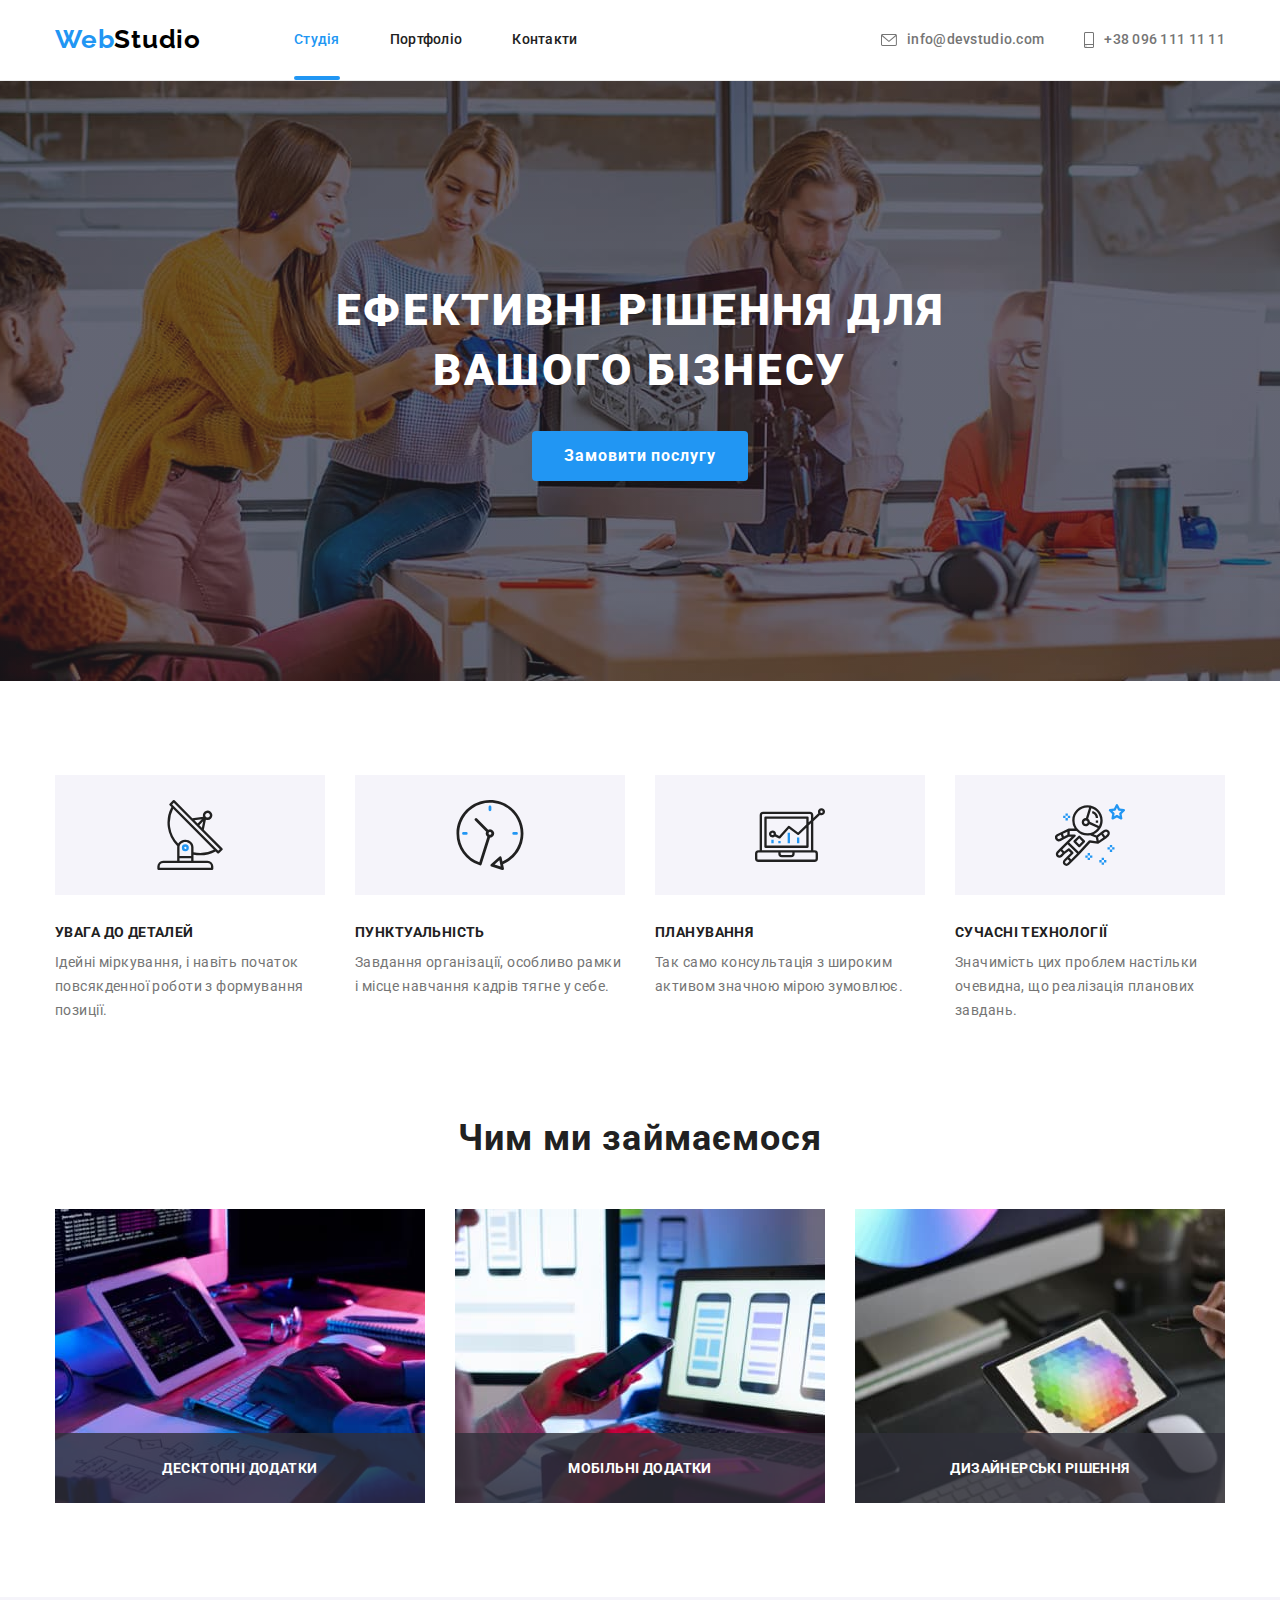
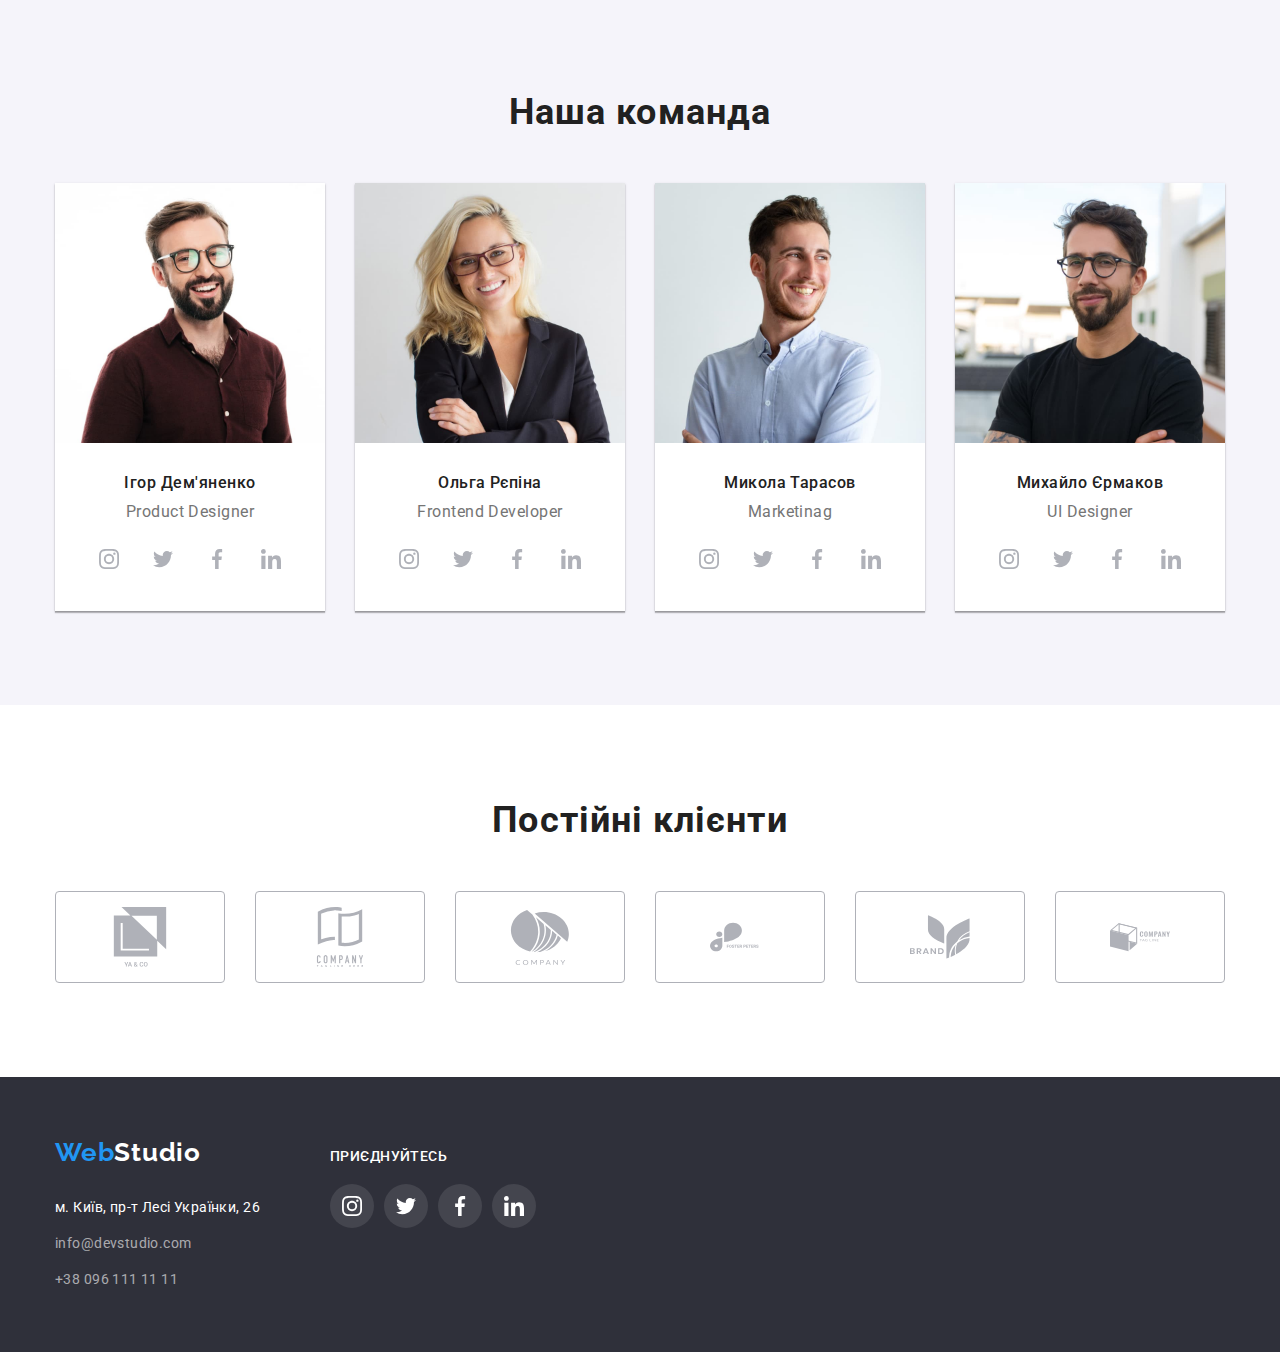
<file: index.html>
<!DOCTYPE html>
<html lang="uk">

<head>
  <meta charset="UTF-8" />
  <meta http-equiv="X-UA-Compatible" content="IE=edge" />
  <meta name="viewport" content="width=device-width, initial-scale=1.0" />
  <title>Студія</title>
  <link rel="preconnect" href="https://fonts.googleapis.com" />
  <link rel="preconnect" href="https://fonts.gstatic.com" crossorigin />
  <link href="https://fonts.googleapis.com/css2?family=Raleway:wght@700&family=Roboto:wght@400;500;700;900&display=swap"
    rel="stylesheet" />
  <link rel="stylesheet"
    href="https://cdnjs.cloudflare.com/ajax/libs/modern-normalize/1.1.0/modern-normalize.min.css" />
  <link rel="stylesheet" href="./css/styles.css" />
</head>

<body>
  <header class="header">
    <div class="container main-nav">
      <nav class="site-nav">
        <a href="./index.html" class="logo">Web<span class="logo-header">Studio</span></a>
        <ul class="site-nav list">
          <li class="item">
            <a href="./index.html" class="link current">Студія</a>
          </li>
          <li class="item">
            <a href="./portfolio.html" class="link">Портфоліо</a>
          </li>
          <li class="item"><a href="#" class="link">Контакти</a></li>
        </ul>
      </nav>

      <ul class="contacts list">
        <li class="item">
          <a href="mailto:info@devstudio.com" class="contact-header">
            <svg class="icon-item" width="16" height="12">
              <use href="./images/icons-contacts.svg#envelope" class="test"></use>
            </svg>
            info@devstudio.com</a>
        </li>
        <li class="item">
          <a href="tel:+380961111111" class="contact-header">
            <svg class="icon-item" width="10" height="16">
              <use href="./images/icons-contacts.svg#smartphone"></use>
            </svg>
            +38 096 111 11 11</a>
        </li>
      </ul>
    </div>
  </header>
  <main>
    <!-- Ефективні рішення для вашого бізнесу -->
    <section class="section hero">
      <div class="container">
        <h1 class="hero-title">Ефективні рішення для вашого бізнесу</h1>
        <button type="button" class="hero-button" data-modal-open>Замовити послугу</button>
      </div>
      <div class="backdrop is-hidden" data-modal>
        <div class="modal">
          <button class="close-modal" data-modal-close><svg width="18" height="18">
              <use href="./images/icons.svg#close-modal"></use>
            </svg></button>
        </div>
      </div>
    </section>
    <!-- Переваги співпраці -->
    <section class="section advantages-section">
      <div class="container">
        <h2 class="visually-hidden">Переваги співпраці</h2>
        <ul class="advantages list">
          <li class="advantages-item">
            <div class="icon-advantages">
              <svg class="icon-item" width="70" height="70">
                <use href="./images/icons.svg#antenna"></use>
              </svg>
            </div>
            <h3 class="advantages-title">Увага до деталей</h3>
            <p class="advantages-text">
              Ідейні міркування, і навіть початок повсякденної роботи з
              формування позиції.
            </p>
          </li>
          <li class="advantages-item">
            <div class="icon-advantages">
              <svg class="icon-item" width="70" height="70">
                <use href="./images/icons.svg#clock"></use>
              </svg>
            </div>
            <h3 class="advantages-title">Пунктуальність</h3>
            <p class="advantages-text">
              Завдання організації, особливо рамки і місце навчання кадрів
              тягне у себе.
            </p>
          </li>
          <li class="advantages-item">
            <div class="icon-advantages">
              <svg class="icon-item" width="70" height="70">
                <use href="./images/icons.svg#diagram"></use>
              </svg>
            </div>
            <h3 class="advantages-title">Планування</h3>
            <p class="advantages-text">
              Так само консультація з широким активом значною мірою зумовлює.
            </p>
          </li>
          <li class="advantages-item">
            <div class="icon-advantages">
              <svg class="icon-item" width="70" height="70">
                <use href="./images/icons.svg#astronaut"></use>
              </svg>
            </div>
            <h3 class="advantages-title">Сучасні технології</h3>
            <p class="advantages-text">
              Значимість цих проблем настільки очевидна, що реалізація
              планових завдань.
            </p>
          </li>
        </ul>
      </div>
    </section>

    <!-- Чим ми займаємося -->
    <section class="section work">
      <div class="container">
        <h2 class="work-title title">Чим ми займаємося</h2>
        <ul class="work-img list">
          <li class="item">
            <img src="images/box1.jpg" alt="Руки на клавіатурі" width="370" height="294" class="img" />
            <div class="work-disc">
              <p class="work-text">Десктопні додатки</p>
            </div>

          </li>
          <li class="item">
            <img src="images/box2.jpg" alt="Смартфон" width="370" height="294" class="img" />
            <div class="work-disc">
              <p class="work-text">Мобільні додатки</p>
            </div>
          </li>
          <li class="item">
            <img src="images/box3.jpg" alt="Планшет" width="370" height="294" class="img" />
            <div class="work-disc">
              <p class="work-text">Дизайнерські рішення</p>
            </div>
          </li>
        </ul>
      </div>
    </section>
    <!-- Наша команда -->
    <section class="section team">
      <div class="container">
        <h2 class="team-title title">Наша команда</h2>
        <ul class="team-cards list">
          <li class="item">
            <img src="images/img1.jpg" alt="Фото учасника команди Ігор Дем'яненко" width="270" height="260"
              class="team-photo" />
            <div class="team-disc">
              <h3 class="team-name">Ігор Дем'яненко</h3>
              <p class="team-prof">Product Designer</p>
              <ul class="social-list list">
                <li class="item">
                  <a href="#" class="social-label link"><svg class="icon-item" width="20" height="20">
                      <use href="./images/icons.svg#instagram-photocard"></use>
                    </svg></a>
                </li>
                <li class="item">
                  <a href="#" class="social-label"><svg class="icon-item" width="20" height="20">
                      <use href="./images/icons.svg#twitter-photocard"></use>
                    </svg></a>
                </li>
                <li class="item">
                  <a href="#" class="social-label"><svg class="icon-item" width="20" height="20">
                      <use href="./images/icons.svg#facebook-photocard"></use>
                    </svg></a>
                </li>
                <li class="item">
                  <a href="#" class="social-label"><svg class="icon-item" width="20" height="20">
                      <use href="./images/icons.svg#linkedin-photocard"></use>
                    </svg></a>
                </li>
              </ul>
            </div>
          </li>
          <li class="item">
            <img src="images/img2.jpg" alt="Фото учасника команди Ольга Рєпіна" width="270" height="260"
              class="team-photo" />
            <div class="team-disc">
              <h3 class="team-name">Ольга Рєпіна</h3>
              <p class="team-prof">Frontend Developer</p>
              <ul class="social-list list">
                <li class="item">
                  <a href="#" class="social-label link"><svg class="icon-item" width="20" height="20">
                      <use href="./images/icons.svg#instagram-photocard"></use>
                    </svg></a>
                </li>
                <li class="item">
                  <a href="#" class="social-label"><svg class="icon-item" width="20" height="20">
                      <use href="./images/icons.svg#twitter-photocard"></use>
                    </svg></a>
                </li>
                <li class="item">
                  <a href="#" class="social-label"><svg class="icon-item" width="20" height="20">
                      <use href="./images/icons.svg#facebook-photocard"></use>
                    </svg></a>
                </li>
                <li class="item">
                  <a href="#" class="social-label"><svg class="icon-item" width="20" height="20">
                      <use href="./images/icons.svg#linkedin-photocard"></use>
                    </svg></a>
                </li>
              </ul>
            </div>
          </li>
          <li class="item">
            <img src="images/img3.jpg" alt="Фото учасника команди Микола Тарасов" width="270" height="260"
              class="team-photo" />
            <div class="team-disc">
              <h3 class="team-name">Микола Тарасов</h3>
              <p class="team-prof">Marketinag</p>
              <ul class="social-list list">
                <li class="item">
                  <a href="#" class="social-label link"><svg class="icon-item" width="20" height="20">
                      <use href="./images/icons.svg#instagram-photocard"></use>
                    </svg></a>
                </li>
                <li class="item">
                  <a href="#" class="social-label"><svg class="icon-item" width="20" height="20">
                      <use href="./images/icons.svg#twitter-photocard"></use>
                    </svg></a>
                </li>
                <li class="item">
                  <a href="#" class="social-label"><svg class="icon-item" width="20" height="20">
                      <use href="./images/icons.svg#facebook-photocard"></use>
                    </svg></a>
                </li>
                <li class="item">
                  <a href="#" class="social-label"><svg class="icon-item" width="20" height="20">
                      <use href="./images/icons.svg#linkedin-photocard"></use>
                    </svg></a>
                </li>
              </ul>
            </div>
          </li>
          <li class="item">
            <img src="images/img4.jpg" alt="Фото учасника команди Михайло Єрмаков" width="270" height="260"
              class="team-photo" />
            <div class="team-disc">
              <h3 class="team-name">Михайло Єрмаков</h3>
              <p class="team-prof">UI Designer</p>
              <ul class="social-list list">
                <li class="item">
                  <a href="#" class="social-label link"><svg class="icon-item" width="20" height="20">
                      <use href="./images/icons.svg#instagram-photocard"></use>
                    </svg></a>
                </li>
                <li class="item">
                  <a href="#" class="social-label"><svg class="icon-item" width="20" height="20">
                      <use href="./images/icons.svg#twitter-photocard"></use>
                    </svg></a>
                </li>
                <li class="item">
                  <a href="#" class="social-label"><svg class="icon-item" width="20" height="20">
                      <use href="./images/icons.svg#facebook-photocard"></use>
                    </svg></a>
                </li>
                <li class="item">
                  <a href="#" class="social-label"><svg class="icon-item" width="20" height="20">
                      <use href="./images/icons.svg#linkedin-photocard"></use>
                    </svg></a>
                </li>
              </ul>
            </div>
          </li>
        </ul>
      </div>
    </section>
    <!-- Постійні клієнти  -->
    <section class="section clients">
      <div class="container">
        <h2 class="clients-title title">Постійні клієнти</h2>
        <ul class="clients-list list">
          <li class="clients-item"><a href="#" class="clients-icon link"><svg class="icon-item" width="106" height="60">
                <use href="./images/icons.svg#client1"></use>
              </svg></a></li>
          <li class="clients-item"><a href="#" class="clients-icon link"><svg class="icon-item" width="106" height="60">
                <use href="./images/icons.svg#client2"></use>
              </svg></a></li>
          <li class="clients-item"><a href="#" class="clients-icon link"><svg class="icon-item" width="106" height="60">
                <use href="./images/icons.svg#client3"></use>
              </svg></a></li>
          <li class="clients-item"><a href="#" class="clients-icon link"><svg class="icon-item" width="106" height="60">
                <use href="./images/icons.svg#client4"></use>
              </svg></a></li>
          <li class="clients-item"><a href="#" class="clients-icon link"><svg class="icon-item" width="106" height="60">
                <use href="./images/icons.svg#client5"></use>
              </svg></a></li>
          <li class="clients-item"><a href="#" class="clients-icon link"><svg class="icon-item" width="106" height="60">
                <use href="./images/icons.svg#client6"></use>
              </svg></a></li>
        </ul>
      </div>
    </section>
  </main>
  <footer class="footer">
    <div class="container footer-block">
      <div class="footer-adress">
        <a href="./index.html" class="logo">Web<span class="logo-footer">Studio</span></a>
        <address>
          <ul class="address list">
            <li class="item">
              <a href="https://goo.gl/maps/YeaK6fZxhP7My6tQ9" target="_blank" rel="noopener noreferrer"
                class="contact-footer">м. Київ, пр-т Лесі Українки, 26</a>
            </li>
            <li class="item">
              <a href="mailto:info@devstudio.com" class="contact-footer item">info@devstudio.com</a>
            </li>
            <li class="item">
              <a href="tel:+380961111111" class="contact-footer item">+38 096 111 11 11</a>
            </li>
          </ul>
        </address>
      </div>
      <div class="footer-social">
        <p class="social-title">Приєднуйтесь</p>
        <ul class="social-list list">
          <li class="social-item">
            <a href="#" class="social-icon link">
              <svg class="icon-item" width="20" height="20">
                <use href="./images/icons.svg#instagram-footer"></use>
              </svg>
            </a>
          </li>
          <li class="social-item">
            <a href="#" class="social-icon link">
              <svg class="icon-item" width="20" height="20">
                <use href="./images/icons.svg#twitter-footer"></use>
              </svg>
            </a>
          </li>
          <li class="social-item">
            <a href="#" class="social-icon link">
              <svg class="icon-item" width="20" height="20">
                <use href="./images/icons.svg#facebook-footer"></use>
              </svg>
            </a>
          </li>
          <li class="social-item">
            <a href="#" class="social-icon link">
              <svg class="icon-item" width="20" height="20">
                <use href="./images/icons.svg#linkedin-footer"></use>
              </svg>
            </a>
          </li>
        </ul>
      </div>
    </div>
  </footer>

  <script src="./js/modal.js"></script>
</body>

</html>
</file>
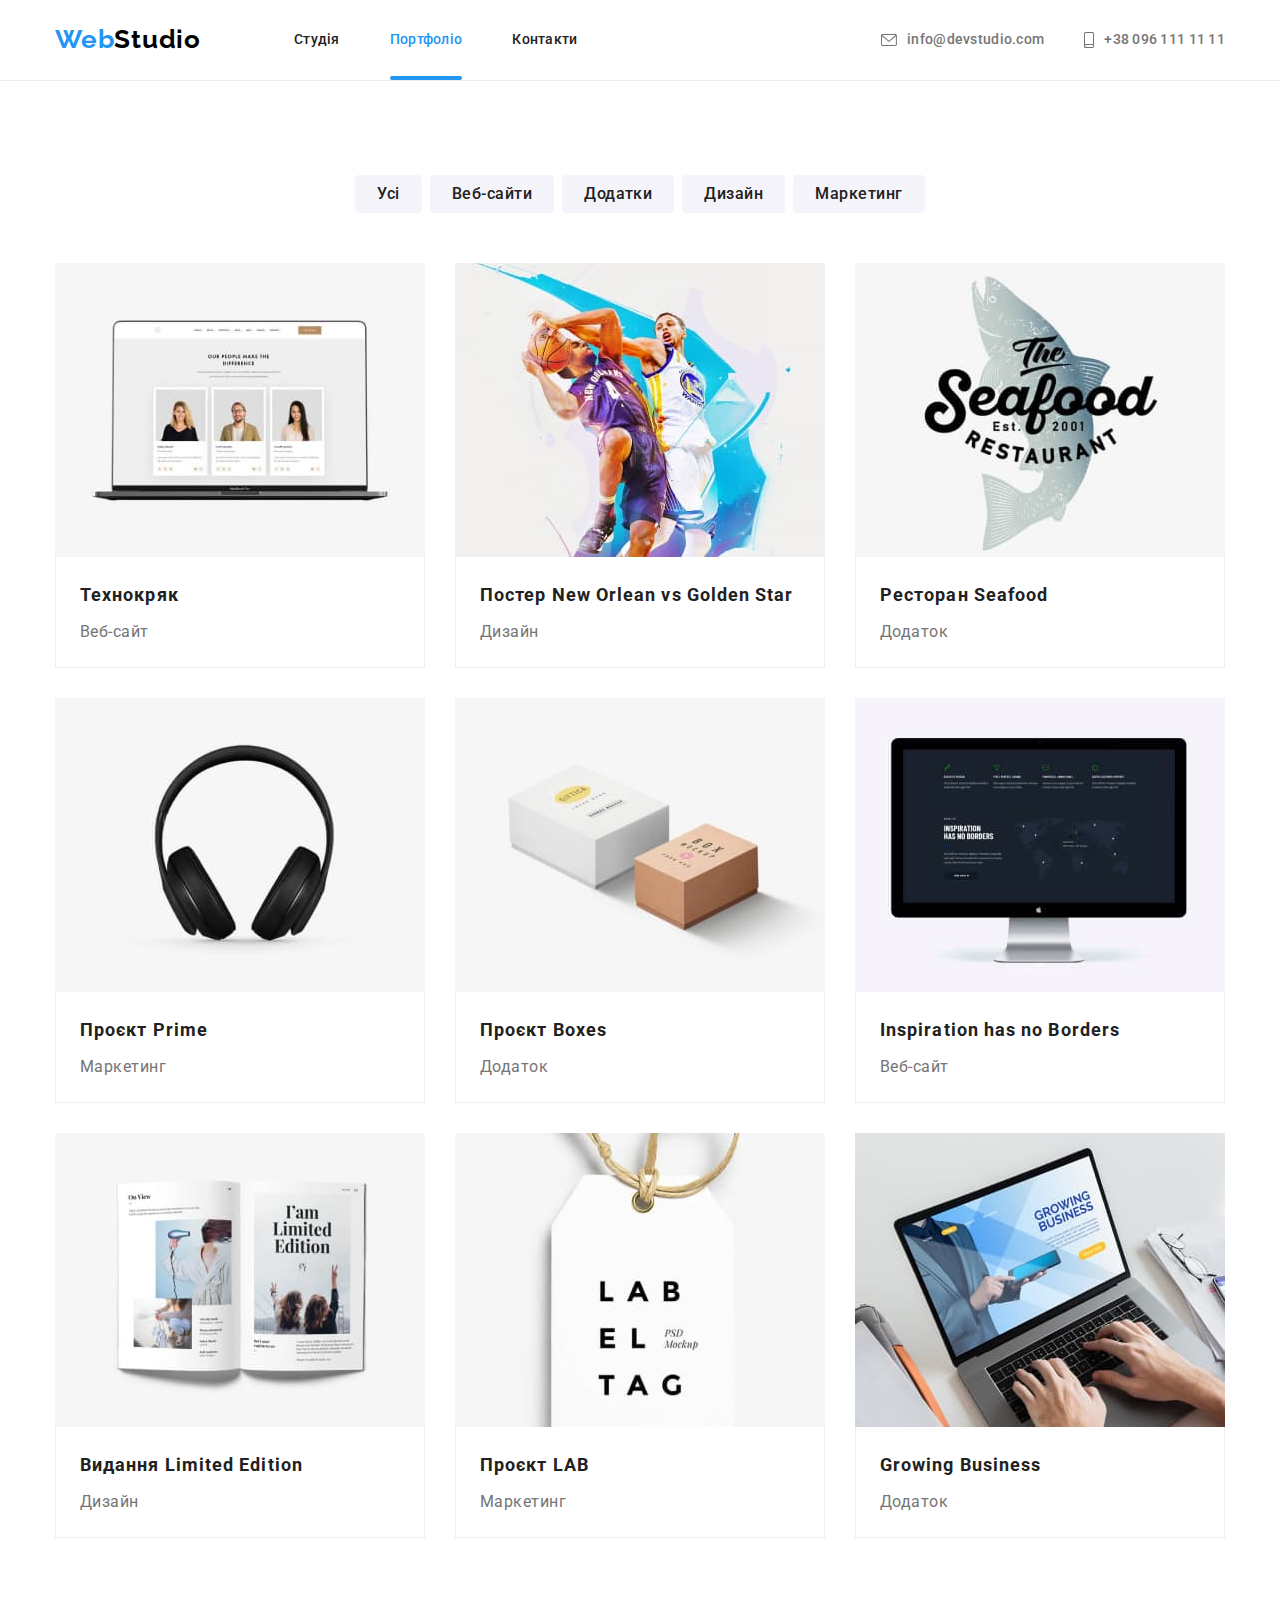
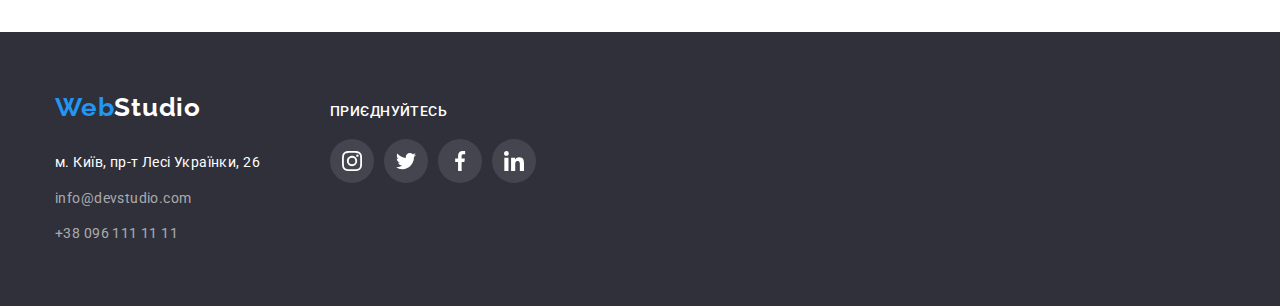
<file: portfolio.html>
<!DOCTYPE html>
<html lang="uk">

<head>
  <meta charset="UTF-8" />
  <meta http-equiv="X-UA-Compatible" content="IE=edge" />
  <meta name="viewport" content="width=device-width, initial-scale=1.0" />
  <title>Портфоліо</title>
  <link rel="preconnect" href="https://fonts.googleapis.com" />
  <link rel="preconnect" href="https://fonts.gstatic.com" crossorigin />
  <link href="https://fonts.googleapis.com/css2?family=Raleway:wght@700&family=Roboto:wght@400;500;700;900&display=swap"
    rel="stylesheet" />
  <link rel="stylesheet"
    href="https://cdnjs.cloudflare.com/ajax/libs/modern-normalize/1.1.0/modern-normalize.min.css" />
  <link rel="stylesheet" href="./css/styles.css" />
</head>

<body>
  <header class="header">
    <div class="container main-nav">
      <nav class="site-nav">
        <a href="./index.html" class="logo">Web<span class="logo-header">Studio</span></a>
        <ul class="site-nav list">
          <li class="item">
            <a href="./index.html" class="link ">Студія</a>
          </li>
          <li class="item">
            <a href="./portfolio.html" class="link current">Портфоліо</a>
          </li>
          <li class="item"><a href="#" class="link">Контакти</a></li>
        </ul>
      </nav>

      <ul class="contacts list">
        <li class="item">
          <a href="mailto:info@devstudio.com" class="contact-header">
            <svg class="icon-item" width="16" height="12">
              <use href="./images/icons-contacts.svg#envelope"></use>
            </svg>
            info@devstudio.com</a>
        </li>
        <li class="item">
          <a href="tel:+380961111111" class="contact-header">
            <svg class="icon-item" width="10" height="16">
              <use href="./images/icons-contacts.svg#smartphone"></use>
            </svg>
            +38 096 111 11 11</a>
        </li>
      </ul>
    </div>
  </header>
  <main>
    <section class="section projects">
      <!-- Реалізовані проєкти -->
      <div class="container">
        <h1 class="visually-hidden">Реалізовані проєкти</h1>
        <ul class="projects-filter list">
          <li class="item">
            <button type="button" class="button">Усі</button>
          </li>
          <li class="item">
            <button type="button" class="button">Веб-сайти</button>
          </li>
          <li class="item">
            <button type="button" class="button">Додатки</button>
          </li>
          <li class="item">
            <button type="button" class="button">Дизайн</button>
          </li>
          <li class="item">
            <button type="button" class="button">Маркетинг</button>
          </li>
        </ul>
        <ul class="projects-list list">
          <li class="item">
            <a href="#" class="project">
              <div class="project-card"> <img src="./images/project1.jpg" alt="Головна сторінка веб-сайту Технокряк"
                  width="370" height="294" class="projects-img" />
                <div class="project-hover">
                  <p class="project-text">Ресурс пропонує комплексні пропозиції з різним рівнем функціоналу та сервісів.
                    Все це дозволить відвідувачу отримати вичерпні відомості про компанію чи приватну особу.</p>
                </div>
              </div>
              <div class="project-disc">
                <h2 class="projects-name">Технокряк</h2>
                <p class="projects-type">Веб-сайт</p>
              </div>
            </a>
          </li>
          <li class="item">
            <a href="#" class="project">
              <div class="project-card"><img src="./images/project2.jpg" alt="Два баскетболіста з м'ячем" width="370"
                  height="294" class="projects-img" />
                <div class="project-hover">
                  <p class="project-text">Ресурс пропонує комплексні пропозиції з різним рівнем функціоналу та сервісів.
                    Все це дозволить відвідувачу отримати вичерпні відомості про компанію чи приватну особу.</p>
                </div>
              </div>
              <div class="project-disc">
                <h2 class="projects-name">
                  Постер New Orlean vs Golden Star
                </h2>
                <p class="projects-type">Дизайн</p>
              </div>
            </a>
          </li>
          <li class="item">
            <a href="#" class="project">
              <div class="project-card"><img src="./images/project3.jpg" alt="Емблема ресторану Seafood" width="370"
                  height="294" class="projects-img" />
                <div class="project-hover">
                  <p class="project-text">Ресурс пропонує комплексні пропозиції з різним рівнем функціоналу та сервісів.
                    Все це дозволить відвідувачу отримати вичерпні відомості про компанію чи приватну особу.</p>
                </div>
              </div>
              <div class="project-disc">
                <h2 class="projects-name">Ресторан Seafood</h2>
                <p class="projects-type">Додаток</p>
              </div>
            </a>
          </li>
          <li class="item">
            <a href="#" class="project">
              <div class="project-card"><img src="./images/project4.jpg" alt="Навушники" width="370" height="294"
                  class="projects-img" />
                <div class="project-hover">
                  <p class="project-text">Ресурс пропонує комплексні пропозиції з різним рівнем функціоналу та сервісів.
                    Все це дозволить відвідувачу отримати вичерпні відомості про компанію чи приватну особу.</p>
                </div>
              </div>
              <div class="project-disc">
                <h2 class="projects-name">Проєкт Prime</h2>
                <p class="projects-type">Маркетинг</p>
              </div>
            </a>
          </li>
          <li class="item">
            <a href="#" class="project">
              <div class="project-card"><img src="./images/project5.jpg" alt="Дві коробки" width="370" height="294"
                  class="projects-img" />
                <div class="project-hover">
                  <p class="project-text">Ресурс пропонує комплексні пропозиції з різним рівнем функціоналу та сервісів.
                    Все це дозволить відвідувачу отримати вичерпні відомості про компанію чи приватну особу.</p>
                </div>
              </div>
              <div class="project-disc">
                <h2 class="projects-name">Проєкт Boxes</h2>
                <p class="projects-type">Додаток</p>
              </div>
            </a>
          </li>
          <li class="item">
            <a href="#" class="project">
              <div class="project-card"><img src="./images/project6.jpg"
                  alt="Головна сторінка сайту Inspiration has no Borders" width="370" height="294"
                  class="projects-img" />
                <div class="project-hover">
                  <p class="project-text">Ресурс пропонує комплексні пропозиції з різним рівнем функціоналу та сервісів.
                    Все це дозволить відвідувачу отримати вичерпні відомості про компанію чи приватну особу.</p>
                </div>
              </div>
              <div class="project-disc">
                <h2 class="projects-name">Inspiration has no Borders</h2>
                <p class="projects-type">Веб-сайт</p>
              </div>
            </a>
          </li>
          <li class="item">
            <a href="#" class="project">
              <div class="project-card"> <img src="./images/project7.jpg" alt="Розгорнутий журнал Limited Edition"
                  width="370" height="294" class="projects-img" />
                <div class="project-hover">
                  <p class="project-text">Ресурс пропонує комплексні пропозиції з різним рівнем функціоналу та сервісів.
                    Все це дозволить відвідувачу отримати вичерпні відомості про компанію чи приватну особу.</p>
                </div>
              </div>
              <div class="project-disc">
                <h2 class="projects-name">Видання Limited Edition</h2>
                <p class="projects-type">Дизайн</p>
              </div>
            </a>
          </li>
          <li class="item">
            <a href="#" class="project">
              <div class="project-card"><img src="./images/project8.jpg" alt="Етикетка LAB" width="370" height="294"
                  class="projects-img" />
                <div class="project-hover">
                  <p class="project-text">Ресурс пропонує комплексні пропозиції з різним рівнем функціоналу та сервісів.
                    Все це дозволить відвідувачу отримати вичерпні відомості про компанію чи приватну особу.</p>
                </div>
              </div>
              <div class="project-disc">
                <h2 class="projects-name">Проєкт LAB</h2>
                <p class="projects-type">Маркетинг</p>
              </div>
            </a>
          </li>
          <li class="item">
            <a href="#" class="project">
              <div class="project-card"><img src="./images/project9.jpg"
                  alt="Ноутбук з зображенням додатку Growing Business" width="370" height="294" class="projects-img" />
                <div class="project-hover">
                  <p class="project-text">Ресурс пропонує комплексні пропозиції з різним рівнем функціоналу та сервісів.
                    Все це дозволить відвідувачу отримати вичерпні відомості про компанію чи приватну особу.</p>
                </div>
              </div>
              <div class="project-disc">
                <h2 class="projects-name">Growing Business</h2>
                <p class="projects-type">Додаток</p>
              </div>
            </a>
          </li>
        </ul>
      </div>
    </section>
  </main>
  <footer class="footer">
    <div class="container footer-block">
      <div class="footer-adress">
        <a href="./index.html" class="logo">Web<span class="logo-footer">Studio</span></a>
        <address>
          <ul class="address list">
            <li class="item">
              <a href="https://goo.gl/maps/YeaK6fZxhP7My6tQ9" target="_blank" rel="noopener noreferrer"
                class="contact-footer">м. Київ, пр-т Лесі Українки, 26</a>
            </li>
            <li class="item">
              <a href="mailto:info@devstudio.com" class="contact-footer item">info@devstudio.com</a>
            </li>
            <li class="item">
              <a href="tel:+380961111111" class="contact-footer item">+38 096 111 11 11</a>
            </li>
          </ul>
        </address>
      </div>
      <div class="footer-social">
        <p class="social-title">Приєднуйтесь</p>
        <ul class="social-list list">
          <li class="social-item">
            <a href="#" class="social-icon link">
              <svg class="icon-item" width="20" height="20">
                <use href="./images/icons.svg#instagram-footer"></use>
              </svg>
            </a>
          </li>
          <li class="social-item">
            <a href="#" class="social-icon link">
              <svg class="icon-item" width="20" height="20">
                <use href="./images/icons.svg#twitter-footer"></use>
              </svg>
            </a>
          </li>
          <li class="social-item">
            <a href="#" class="social-icon link">
              <svg class="icon-item" width="20" height="20">
                <use href="./images/icons.svg#facebook-footer"></use>
              </svg>
            </a>
          </li>
          <li class="social-item">
            <a href="#" class="social-icon link">
              <svg class="icon-item" width="20" height="20">
                <use href="./images/icons.svg#linkedin-footer"></use>
              </svg>
            </a>
          </li>
        </ul>
      </div>
    </div>
  </footer>
</body>

</html>
</file>
<file: css/styles.css>
/* колір основного тексту (primary-text-color) #212121
колір акценту (accent-color) #2196F3
колір доругорядного тексту (secondary-text-color) #757575 
колір тексту логотифу в хедері (header-logo-color) #000000
колір контактів у футері (contact-footer-color) rgba(255, 255, 255, 0.6);

колір фону сайту (main-bg-color) #ffffff
колір фону героя і футера (secondary-bg-color) #2F303A
колір фону затінення героя (overlay-color) rgba(47, 48, 58, 0.4)
колір фону команди і кнопок портфоліо (secondary-accent-bg-color) #F5F4FA
колір фону іконок соц. мереж (social-label-bg-color) #afb1b8
колір фону підписів картинок у розділі Чим ми займаємось (work-img-text-bg-color) rgba(47, 48, 58, 0.80)
колір фону при ховері на картинку в реалізованих проєктах: (project-img-hover-bg-color) rgba(33, 150, 243, 0.9);
колір фону бекдропа модального вікна (backdrop-bg-color:) rgba(0, 0, 0, 0.20)

колір лінії хедера (header-border-color) #ECECEC
колір лінії в портфоліо (portfolio-stroke) #EEEEEE

шрифти: Raleway 700 (логотип), Roboto 700, 500, 900, 400 (весь текст сайту)*/

:root {
    --primary-text-color: #212121;
    --accent-color: #2196F3;
    --secondary-text-color: #757575;
    --primary-white-color: #ffffff;
    --header-logo-color: #000000;
    --contact-footer-color: rgba(255, 255, 255, 0.6);

    --main-bg-color: #ffffff;
    --secondary-bg-color: #2F303A;
    --overlay-color: rgba(47, 48, 58, 0.4);
    --secondary-accent-bg-color: #F5F4FA;
    --social-label-bg-color:#afb1b8;
    --work-img-text-bg-color: rgba(47, 48, 58, 0.80);
    --project-img-hover-bg-color: rgba(33, 150, 243, 0.9);
    --backdrop-bg-color: rgba(0, 0, 0, 0.20);

    --header-border-color: #ECECEC;
    --portfolio-stroke: #eeeeee;

    --cubik-bezier: cubic-bezier(0.4, 0, 0.2, 1);
}

/* Скидання браузерних налаштувань */

body {
    background-color: var(--main-bg-color);
    font-family: 'Roboto', sans-serif;
    font-style: normal;
    font-weight: 500;
    font-size: 14px;
    color: var(--primary-text-color);
}

a {
    display: inline-block;
    text-decoration: none;
    font-family: 'Roboto', sans-serif;
}

h1, h2, h3, h4, h5, h6, p {
    padding: 0;
    margin: 0;
}

img {
    display: block;
}

.list {
    padding: 0px;
    margin: 0px;
    list-style: none;
}

.link {
    line-height: 1.14;
    letter-spacing: 0.02em;
    color: var(--primary-text-color);
    text-decoration: none;
}

/* Секції */

.section {
    padding-top: 94px;
    padding-bottom: 94px;
}

/* Контейнер */

.container {
    width: 1200px;
    padding-left: 15px;
    padding-right: 15px;
  
    margin-left: auto;
    margin-right: auto;

    /* outline: 1px solid red; */
}

.container.main-nav {
    display: flex;
    align-items: center;
}

/* Візуально прихований заголовок  */

.visually-hidden {
    position: absolute;
    width: 1px;
    height: 1px;
    margin: -1px;
    border: 0;
    padding: 0;
    
    white-space: nowrap;
    clip-path: inset(100%);
    clip: rect(0 0 0 0);
    overflow: hidden;
}

/* Хедер */

.header {
    border-bottom: 1px solid var(--header-border-color);
}

/* Логотип */

.logo {
    padding-top: 24px;
    padding-bottom: 25px;
    margin-right: 93px;
    font-family: 'Raleway', sans-serif;
    color: var(--accent-color);
    font-weight: 700;
    font-size: 26px;
    line-height: 1.19;
    letter-spacing: 0.03em;
}
.logo-header {
    color: var(--header-logo-color);
}

.logo-footer {
    color: var(--primary-white-color);
}

.footer .logo {
    padding-top: 0;
    padding-bottom: 0;
    margin-right: 0;
    margin-bottom: 28px;
}

/* Навігація по сайту */

.site-nav {
    display: flex;
}

.site-nav .item + .item {
    margin-left: 50px;
}

.site-nav .link {
    padding-top: 32px;
    padding-bottom: 32px;

    transition: color 250ms var(--cubik-bezier);
}

.link:hover,
.link:focus, 
.current {
color: var(--accent-color);
}

.current {
    position: relative;
    display: block;
}

.current::after {
    content: "";
    position: absolute;
    bottom: 0;
    display: block;
    width: 100%;
    height: 4px;
    border-radius: 2px;
    background-color: var(--accent-color);
}

/* Контакти */

.contacts {
    display: flex;
    margin-left: auto;
    justify-content: center;
}

.contact-header {
    display: flex;
    justify-content: center;
    align-items: center;
    padding-top: 32px;
    padding-bottom: 32px;
    line-height: 1.14;
    letter-spacing: 0.02em;
    color:var(--secondary-text-color);
    transition: color 250ms var(--cubik-bezier);
}

.contact-header:hover,
.contact-header:focus {
    color: var(--accent-color);
}

.contact-header > .icon-item {
    margin-right: 10px;
}

.contacts .item + .item {
    margin-left: 40px;
}

.contact-footer {
    font-style: normal;
    font-weight: 400;
    font-size: 14px;
    line-height: 1.71;
    letter-spacing: 0.03em;
    color: var(--primary-white-color);
    transition: color 250ms var(--cubik-bezier);
}

.address > .item:not(:last-child) {
    margin-bottom: 12px;
}

.contact-footer.item {
    color: var(--contact-footer-color);
}

.contact-footer:hover,
.contact-footer:focus {
    color: var(--accent-color);
}

.icon-item {
    fill: currentColor;
}


/* Ефективні рішення для вашого бізнесу, секція герой */
.hero {
    padding-top: 200px;
    padding-bottom: 200px;
    margin-left: auto;
    margin-right: auto;
    max-width: 1600px;
    height: 600px;
    background-image: linear-gradient( to right,  var(--overlay-color), var(--overlay-color)), url(../images/hero-img.jpg) ;
    background-repeat: no-repeat;
    background-position: center;
    text-align: center;
}

.hero-title {
    margin-top: 0px;
    margin-bottom: 30px;
    margin-left: auto;
    margin-right: auto;
    width: 796px;
    text-align: center;
    text-transform: uppercase;
    color: var(--primary-white-color);
    font-weight: 900;
    font-size: 44px;
    line-height: 1.36;
    letter-spacing: 0.06em;
}

.hero-button {
    padding: 10px 32px;
    background-color: var(--accent-color);
    border: none;
    font-family: 'Roboto', sans-serif;
    font-weight: 700;
    font-size: 16px;
    line-height: 1.87;
    letter-spacing: 0.06em;
    color: var(--primary-white-color);
    border-radius: 4px;
    cursor: pointer;
}

.backdrop {
    position: fixed;
    top: 0;
    left: 0;
    width: 100%;
    height: 100%;
    background-color: var(--backdrop-bg-color);
    opacity: 1;
    z-index: 999;

    transition: opacity 250ms var(--cubik-bezier);
}

.backdrop.is-hidden .modal {
 transform: translate(-50%, 100%) scale(2);
}

.modal {
    position: absolute;
    top: 50%;
    left: 50%;
    transform: translate(-50%, -50%) scale(1);

    min-width: 528px;
    min-height: 581px;
    
    background-color: var(--main-bg-color);
    border-radius: 4px;
    box-shadow: 0px 2px 1px 0px rgba(0, 0, 0, 0.20), 0px 1px 1px 0px rgba(0, 0, 0, 0.14), 0px 1px 3px 0px rgba(0, 0, 0, 0.12);
 
    transition: transform 250ms var(--cubik-bezier), box-shadow 250ms var(--cubik-bezier);
}

.backdrop.is-hidden {
    opacity: 0;
    pointer-events: none;

}

.close-modal {
    position: absolute;
    top: 8px;
    right: 8px;

    display: flex;
    justify-content: center;
    align-items: center;
    width: 30px;
    height: 30px;
    cursor: pointer;
    border-radius: 30px;
    border: 1px solid rgba(0, 0, 0, 0.10);
    background-color: var(--main-bg-color);
}

/* Переваги співпраці */

.section.advantages-section {
    padding-bottom: 0;
}

.advantages {
    display: flex;
    margin-left: -30px;
}

.advantages-item {
    flex-basis: calc(100% / 4);
    margin-left: 30px;
}

.advantages-title {
    margin-bottom: 10px;
    font-size: 14px;
    line-height: 1.14;
    letter-spacing: 0.03em;
    text-transform: uppercase;
}

.advantages-text {
    font-weight: 400;
    font-size: 14px;
    line-height: 1.71;
    letter-spacing: 0.03em;
    color: var(--secondary-text-color);
}

.icon-advantages {
    display: flex;
    justify-content: center;
    align-items: center;
    width: 270px;
    height: 120px;
    margin-bottom: 30px;
    background-color: var(--secondary-accent-bg-color);
}


/* Чим ми займаємося */

.work-img {
    display: flex;
    margin-left: -30px;   
}

.work-img > .item {
    position: relative;
    margin-left: 30px;
}

.title {
    margin-bottom: 50px;
    font-size: 36px;
    line-height: 1.17;
    text-align: center;
    letter-spacing: 0.03em;
}

.work-disc {
    position: absolute;
    bottom: 0;
    left: 0;

    display: flex;
    justify-content: center;
    align-items: center;
    width: 100%;
    height: 70px;

    background-color: var(--work-img-text-bg-color);
}

.work-text {
    color: var(--primary-white-color);
    font-size: 14px;
    font-weight: 700;
    line-height: normal;
    letter-spacing: 0.42px;
    text-transform: uppercase;
}

/* Наша команда */

.team {
    background-color: var(--secondary-accent-bg-color);
}

.team-cards {
    display: flex;
    margin-left: -30px;;
}

.team-cards > .item {
    background-color: var(--main-bg-color);
    margin-left: 30px;
    box-shadow: 0px 2px 1px 0px rgba(0, 0, 0, 0.20), 0px 1px 1px 0px rgba(0, 0, 0, 0.14), 0px 1px 3px 0px rgba(0, 0, 0, 0.12);
}

.team-disc {
    padding-top: 30px;
    padding-bottom: 30px;
}

.team-name {
    margin-bottom: 10px;
    font-weight: 500;
    font-size: 16px;
    line-height: 1.19;
    text-align: center;
    letter-spacing: 0.03em;
}

.team-prof {
    margin-bottom: 16px;
    font-weight: 400;
    font-size: 16px;
    line-height: 1.19;
    text-align: center;
    letter-spacing: 0.03em;
    color: var(--secondary-text-color);
}

.social-list {
    display: flex;
    justify-content: center;
}

.social-label {
    display: flex;
    justify-content: center;
    align-items: center;
    width: 44px;
    height: 44px;
    color: var(--social-label-bg-color);
    border-radius: 50%;

    transition: color 250ms var(--cubik-bezier), background-color 250ms var(--cubik-bezier);
}

.social-list > .item:not(:last-child):not(:last-child) {
    margin-right: 10px;
}

.social-label:hover,
.social-label:focus {
    border-radius: 50%;
    background-color: var(--accent-color);
    color: var(--primary-white-color);
}

/* Постійні клієнти */

.clients-title {
    font-weight: 700;
}

.clients-list {
    display: flex;
}

.clients-icon {
    display: flex;
    justify-content: center;
    align-items: center;
    width: 170px;
    height: 92px;
    border-radius: 4px;
    border: 1px solid var(--social-label-bg-color);

    transition: color 250ms var(--cubik-bezier), border-color 250ms var(--cubik-bezier);
}

.clients-item:not(:last-child) {
    margin-right: 30px;
}

.clients-icon:hover,
.clients-icon:focus {
    color: var(--accent-color);
    border-color: var(--accent-color);
}

.clients-icon {
    color: var(--social-label-bg-color);
}

/* Футер */

.footer {
    padding-top: 60px;
    padding-bottom: 60px;
    background-color: var(--secondary-bg-color);
}

.footer-adress {
    margin-right: 70px;
}

.container.footer-block {
    display: flex;
    align-items: baseline;
}

.footer-social > .social-list {
    padding: 0;
}

.social-item:not(:last-child) {
    margin-right: 10px;
}

.social-title {
    margin-bottom: 20px;
    color: var(--primary-white-color);
    font-size: 14px;
    line-height: normal;
    letter-spacing: 0.42px;
    text-transform: uppercase;
}

.social-icon {
    display: flex;
    justify-content: center;
    align-items: center;
    width: 44px;
    height: 44px;
    color: var(--primary-white-color);
    border-radius: 50%;
    background-color: rgba(255, 255, 255, 0.1);

    transition: background-color 250ms var(--cubik-bezier), color 250ms var(--cubik-bezier);
}

.social-icon:hover,
.social-icon:focus {
    background-color: var(--accent-color);
    color: var(--primary-white-color);
}

/* Сторінка Портфоліо */

/* Реалізовані проєкти */

.button {
    padding: 6px 22px;
    border: none;
    border-radius: 4px;
    background-color: var(--secondary-accent-bg-color);
    font-family: 'Roboto', sans-serif;
    font-style: normal;
    font-weight: 500;
    font-size: 16px;
    line-height: 1.62;
    text-align: center;
    letter-spacing: 0.03em;
    color: var(--primary-text-color);
    cursor: pointer;
    box-shadow: none;

    transition: background-color 250ms var(--cubik-bezier), color 250ms var(--cubik-bezier), box-shadow 250ms var(--cubik-bezier);
}

.button:hover,
.button:focus {
    background-color: var(--accent-color);
    color: var(--primary-white-color);
    box-shadow: 0px 2px 2px 0px rgba(0, 0, 0, 0.12), 0px 1px 2px 0px rgba(0, 0, 0, 0.08), 0px 3px 1px 0px rgba(0, 0, 0, 0.10);
}

.projects-filter {
    display: flex;
    margin-bottom: 50px;
    justify-content: center;
}

.projects-filter .item + .item {
    margin-left: 8px;
}

.projects-list {
    display: flex;
    flex-wrap: wrap;
}

.projects-list > .item {
    width: calc((100% - 60px) / 3);
}

.projects-list > .item:not(:nth-last-child(-n + 3)){
    margin-bottom: 30px;
}

.projects-list > .item:not(:nth-child(3n)) {
    margin-right: 30px;
}

.project {
    transition: box-shadow 250ms var(--cubik-bezier);
}

.project:hover,
.project:focus {
    box-shadow: 1px 4px 6px 0px rgba(0, 0, 0, 0.16), 0px 4px 4px 0px rgba(0, 0, 0, 0.06), 0px 1px 1px 0px rgba(0, 0, 0, 0.12);
}

.project-card {
    position: relative;
    overflow: hidden;
}

.project-hover {
    position: absolute;
    top: 0;
    left: 0;
    width: 100%;
    height: 100%;
    transform: translatey(105%);
    display: flex;
    justify-content: center;
    align-items: center;
    background-color: var(--project-img-hover-bg-color);

    transition: transform 250ms var(--cubik-bezier);
}

.project:hover .project-hover,
.project:focus .project-hover {
    transform: translateY(0);
}

.project-text {
    width: 322px;
    color: #FFF;
    font-size: 18px;
    font-weight: 400;
    line-height: 28px;
    letter-spacing: 0.54px;

}

.project-disc {
    padding: 20px 24px;
    border: 1px solid var(--portfolio-stroke);
    border-top: none;
}

.projects-img {
    margin-bottom: 0px;
    display: block;
}

.projects-name {
    margin-bottom: 4px;
    font-size: 18px;
    line-height: 2;
    letter-spacing: 0.06em;
    color: var(--primary-text-color);
}

.projects-type {
    font-weight: 400;
    font-size: 16px;
    line-height: 1.87;
    letter-spacing: 0.03em;
    color: var(--secondary-text-color);
}
</file>
